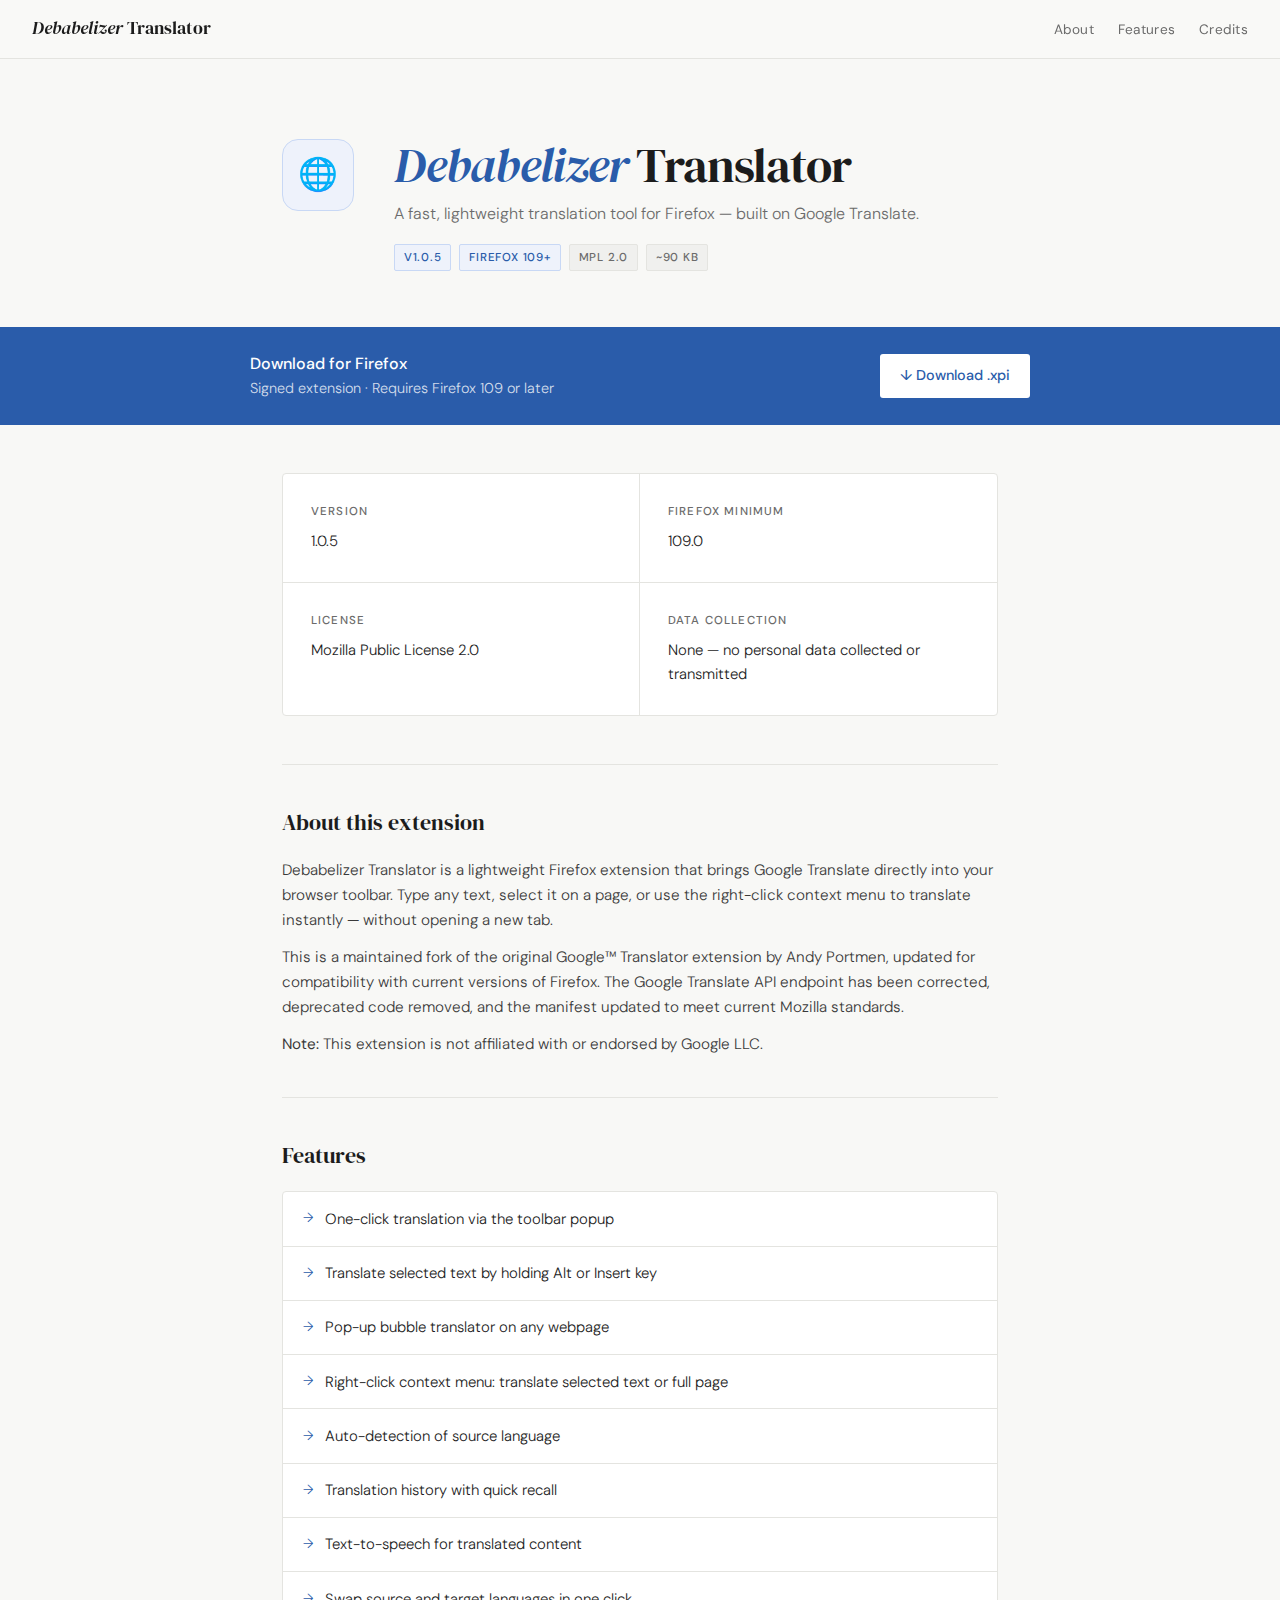
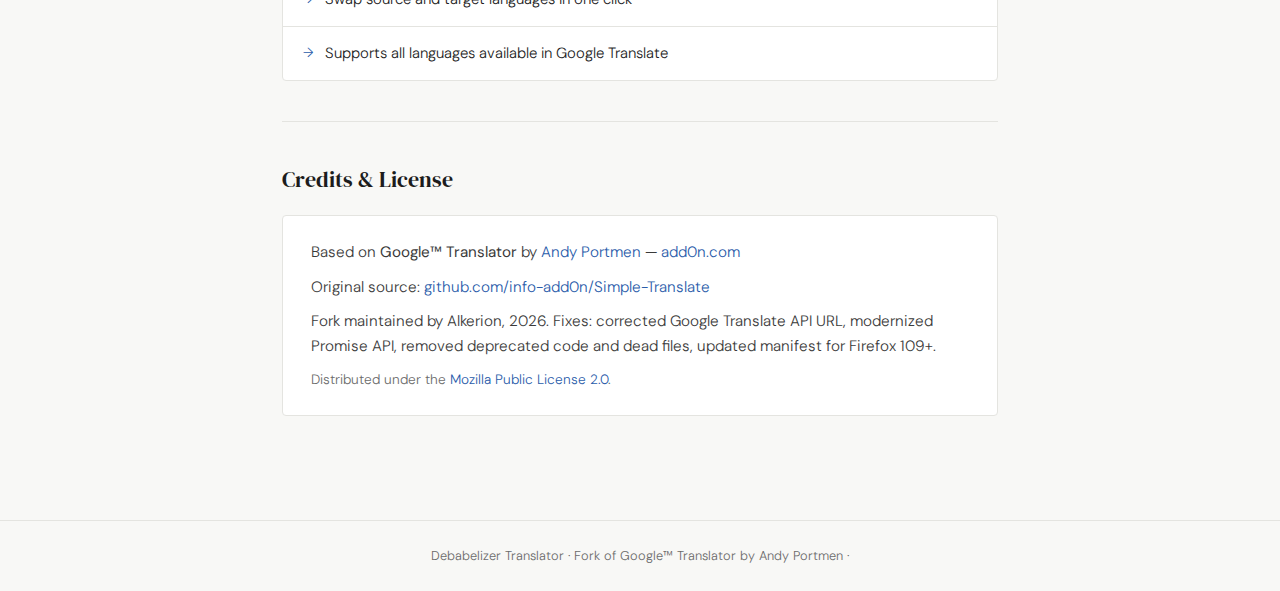
<file: index.html>
<!DOCTYPE html>
<html lang="en">
<head>
  <meta charset="UTF-8">
  <meta name="viewport" content="width=device-width, initial-scale=1.0">
  <title>Debabelizer Translator — Firefox Extension</title>
  <link rel="preconnect" href="https://fonts.googleapis.com">
  <link href="https://fonts.googleapis.com/css2?family=DM+Serif+Display:ital@0;1&family=DM+Sans:opsz,wght@9..40,300;9..40,400;9..40,500&display=swap" rel="stylesheet">
  <style>
    *, *::before, *::after { box-sizing: border-box; margin: 0; padding: 0; }

    :root {
      --ink: #1c1c1c;
      --muted: #6b6b6b;
      --rule: #e4e4e0;
      --accent: #2a5caa;
      --accent-light: #eef2fb;
      --bg: #f8f8f6;
      --card: #ffffff;
    }

    html { scroll-behavior: smooth; }

    body {
      font-family: 'DM Sans', sans-serif;
      font-weight: 300;
      background: var(--bg);
      color: var(--ink);
      line-height: 1.65;
      font-size: 16px;
    }

    /* NAV */
    nav {
      position: sticky;
      top: 0;
      z-index: 100;
      background: rgba(248,248,246,0.92);
      backdrop-filter: blur(8px);
      border-bottom: 1px solid var(--rule);
      padding: 0.9rem 2rem;
      display: flex;
      align-items: center;
      justify-content: space-between;
    }

    .nav-brand {
      font-family: 'DM Serif Display', serif;
      font-size: 1.1rem;
      color: var(--ink);
      text-decoration: none;
    }

    .nav-brand span { color: var(--accent); font-style: italic; }

    .nav-links { display: flex; gap: 1.5rem; list-style: none; }

    .nav-links a {
      font-size: 0.85rem;
      font-weight: 400;
      color: var(--muted);
      text-decoration: none;
      letter-spacing: 0.02em;
      transition: color 0.2s;
    }

    .nav-links a:hover { color: var(--accent); }

    /* HERO */
    .hero {
      max-width: 780px;
      margin: 0 auto;
      padding: 5rem 2rem 3.5rem;
      display: flex;
      gap: 2.5rem;
      align-items: flex-start;
    }

    .hero-icon {
      width: 72px;
      height: 72px;
      flex-shrink: 0;
      background: var(--accent-light);
      border: 1px solid #c8d8f5;
      border-radius: 16px;
      display: flex;
      align-items: center;
      justify-content: center;
      font-size: 2rem;
    }

    .hero-text h1 {
      font-family: 'DM Serif Display', serif;
      font-size: clamp(2rem, 5vw, 3rem);
      font-weight: 400;
      line-height: 1.1;
      letter-spacing: -0.02em;
    }

    .hero-text h1 em { font-style: italic; color: var(--accent); }

    .hero-subtitle {
      margin-top: 0.6rem;
      font-size: 1rem;
      color: var(--muted);
    }

    .hero-meta {
      margin-top: 1rem;
      display: flex;
      gap: 0.5rem;
      flex-wrap: wrap;
      align-items: center;
    }

    .chip {
      font-size: 0.72rem;
      font-weight: 500;
      letter-spacing: 0.07em;
      text-transform: uppercase;
      background: var(--accent-light);
      color: var(--accent);
      border: 1px solid #c8d8f5;
      border-radius: 2px;
      padding: 0.2rem 0.55rem;
    }

    .chip.neutral {
      background: #f0f0ee;
      color: var(--muted);
      border-color: var(--rule);
    }

    /* DOWNLOAD BAND */
    .download-band {
      background: var(--accent);
      padding: 1.5rem 2rem;
    }

    .download-inner {
      max-width: 780px;
      margin: 0 auto;
      display: flex;
      align-items: center;
      justify-content: space-between;
      gap: 1rem;
      flex-wrap: wrap;
    }

    .download-band p { color: rgba(255,255,255,0.8); font-size: 0.9rem; }

    .download-band strong {
      color: #fff;
      display: block;
      font-size: 1rem;
      font-weight: 500;
    }

    .btn-dl {
      display: inline-flex;
      align-items: center;
      gap: 0.5rem;
      background: #fff;
      color: var(--accent);
      text-decoration: none;
      font-weight: 500;
      font-size: 0.9rem;
      padding: 0.65rem 1.25rem;
      border-radius: 3px;
      white-space: nowrap;
      transition: opacity 0.2s;
    }

    .btn-dl:hover { opacity: 0.9; }

    /* MAIN */
    main {
      max-width: 780px;
      margin: 0 auto;
      padding: 0 2rem 4rem;
    }

    .grid {
      display: grid;
      grid-template-columns: 1fr 1fr;
      border: 1px solid var(--rule);
      border-radius: 4px;
      background: var(--card);
      margin: 3rem 0;
      overflow: hidden;
    }

    .grid-cell {
      padding: 1.75rem;
      border-right: 1px solid var(--rule);
      border-bottom: 1px solid var(--rule);
    }

    .grid-cell:nth-child(2n) { border-right: none; }
    .grid-cell:nth-last-child(-n+2) { border-bottom: none; }

    .grid-cell h3 {
      font-size: 0.72rem;
      font-weight: 500;
      letter-spacing: 0.1em;
      text-transform: uppercase;
      color: var(--muted);
      margin-bottom: 0.5rem;
    }

    .grid-cell p { font-size: 0.93rem; }

    /* SECTIONS */
    .section { padding: 2.5rem 0; border-top: 1px solid var(--rule); }

    .section h2 {
      font-family: 'DM Serif Display', serif;
      font-size: 1.4rem;
      font-weight: 400;
      margin-bottom: 1rem;
    }

    .section p {
      font-size: 0.95rem;
      color: #3a3a3a;
      margin-bottom: 0.75rem;
    }

    .section p:last-child { margin-bottom: 0; }

    /* FEATURE LIST */
    .feature-list {
      list-style: none;
      border: 1px solid var(--rule);
      border-radius: 4px;
      background: var(--card);
      overflow: hidden;
    }

    .feature-list li {
      padding: 0.9rem 1.25rem;
      border-bottom: 1px solid var(--rule);
      font-size: 0.93rem;
      display: flex;
      align-items: flex-start;
      gap: 0.75rem;
    }

    .feature-list li:last-child { border-bottom: none; }

    .feature-list li::before {
      content: '→';
      color: var(--accent);
      font-size: 0.85rem;
      flex-shrink: 0;
      margin-top: 0.05rem;
    }

    /* CREDITS */
    .credits-box {
      background: var(--card);
      border: 1px solid var(--rule);
      border-radius: 4px;
      padding: 1.5rem 1.75rem;
      font-size: 0.9rem;
    }

    .credits-box a { color: var(--accent); text-decoration: none; }
    .credits-box a:hover { text-decoration: underline; }
    .credits-box p { margin-bottom: 0.6rem; color: #3a3a3a; }
    .credits-box p:last-child { margin-bottom: 0; color: var(--muted); font-size: 0.85rem; }

    /* FOOTER */
    footer {
      border-top: 1px solid var(--rule);
      padding: 1.5rem 2rem;
      text-align: center;
      font-size: 0.8rem;
      color: var(--muted);
    }

    footer a { color: var(--muted); }

    @media (max-width: 580px) {
      .hero { flex-direction: column; gap: 1.25rem; padding: 3rem 1.25rem 2rem; }
      main { padding: 0 1.25rem 3rem; }
      .grid { grid-template-columns: 1fr; }
      .grid-cell { border-right: none !important; border-bottom: 1px solid var(--rule) !important; }
      .grid-cell:last-child { border-bottom: none !important; }
      .download-inner { flex-direction: column; align-items: flex-start; }
      nav { padding: 0.75rem 1.25rem; }
      .nav-links { gap: 1rem; }
    }
  </style>
</head>
<body>

<nav>
  <a class="nav-brand" href="#"><em>Debabelizer</em> Translator</a>
  <ul class="nav-links">
    <li><a href="#about">About</a></li>
    <li><a href="#features">Features</a></li>
    <li><a href="#credits">Credits</a></li>
  </ul>
</nav>

<div class="hero">
  <div class="hero-icon">🌐</div>
  <div class="hero-text">
    <h1><em>Debabelizer</em> Translator</h1>
    <p class="hero-subtitle">A fast, lightweight translation tool for Firefox — built on Google Translate.</p>
    <div class="hero-meta">
      <span class="chip">v1.0.5</span>
      <span class="chip">Firefox 109+</span>
      <span class="chip neutral">MPL 2.0</span>
      <span class="chip neutral">~90 KB</span>
    </div>
  </div>
</div>

<div class="download-band">
  <div class="download-inner">
    <div>
      <strong>Download for Firefox</strong>
      <p>Signed extension · Requires Firefox 109 or later</p>
    </div>
    <a class="btn-dl" href="https://github.com/Alkerion/Debabelizer-Translator/releases/latest/download/debabelizer-translator.xpi">↓ Download .xpi</a>
  </div>
</div>

<main>

  <div class="grid">
    <div class="grid-cell">
      <h3>Version</h3>
      <p>1.0.5</p>
    </div>
    <div class="grid-cell">
      <h3>Firefox minimum</h3>
      <p>109.0</p>
    </div>
    <div class="grid-cell">
      <h3>License</h3>
      <p>Mozilla Public License 2.0</p>
    </div>
    <div class="grid-cell">
      <h3>Data collection</h3>
      <p>None — no personal data collected or transmitted</p>
    </div>
  </div>

  <div class="section" id="about">
    <h2>About this extension</h2>
    <p>Debabelizer Translator is a lightweight Firefox extension that brings Google Translate directly into your browser toolbar. Type any text, select it on a page, or use the right-click context menu to translate instantly — without opening a new tab.</p>
    <p>This is a maintained fork of the original Google™ Translator extension by Andy Portmen, updated for compatibility with current versions of Firefox. The Google Translate API endpoint has been corrected, deprecated code removed, and the manifest updated to meet current Mozilla standards.</p>
    <p><strong>Note:</strong> This extension is not affiliated with or endorsed by Google LLC.</p>
  </div>

  <div class="section" id="features">
    <h2>Features</h2>
    <ul class="feature-list">
      <li>One-click translation via the toolbar popup</li>
      <li>Translate selected text by holding Alt or Insert key</li>
      <li>Pop-up bubble translator on any webpage</li>
      <li>Right-click context menu: translate selected text or full page</li>
      <li>Auto-detection of source language</li>
      <li>Translation history with quick recall</li>
      <li>Text-to-speech for translated content</li>
      <li>Swap source and target languages in one click</li>
      <li>Supports all languages available in Google Translate</li>
    </ul>
  </div>

  <div class="section" id="credits">
    <h2>Credits &amp; License</h2>
    <div class="credits-box">
      <p>Based on <strong>Google™ Translator</strong> by <a href="/cdn-cgi/l/email-protection#eb8a858f92c59b84999f868e85ab8c868a8287c5888486">Andy Portmen</a> — <a href="https://add0n.com/google-translator.html" target="_blank">add0n.com</a></p>
      <p>Original source: <a href="https://github.com/info-add0n/Simple-Translate" target="_blank">github.com/info-add0n/Simple-Translate</a></p>
      <p>Fork maintained by Alkerion, 2026. Fixes: corrected Google Translate API URL, modernized Promise API, removed deprecated code and dead files, updated manifest for Firefox 109+.</p>
      <p>Distributed under the <a href="https://www.mozilla.org/en-US/MPL/2.0/" target="_blank">Mozilla Public License 2.0</a>.</p>
    </div>
  </div>

</main>

<footer>
  Debabelizer Translator · Fork of Google™ Translator by Andy Portmen · <a href="https://www.mozilla.org/en-US/MPL/
</file>
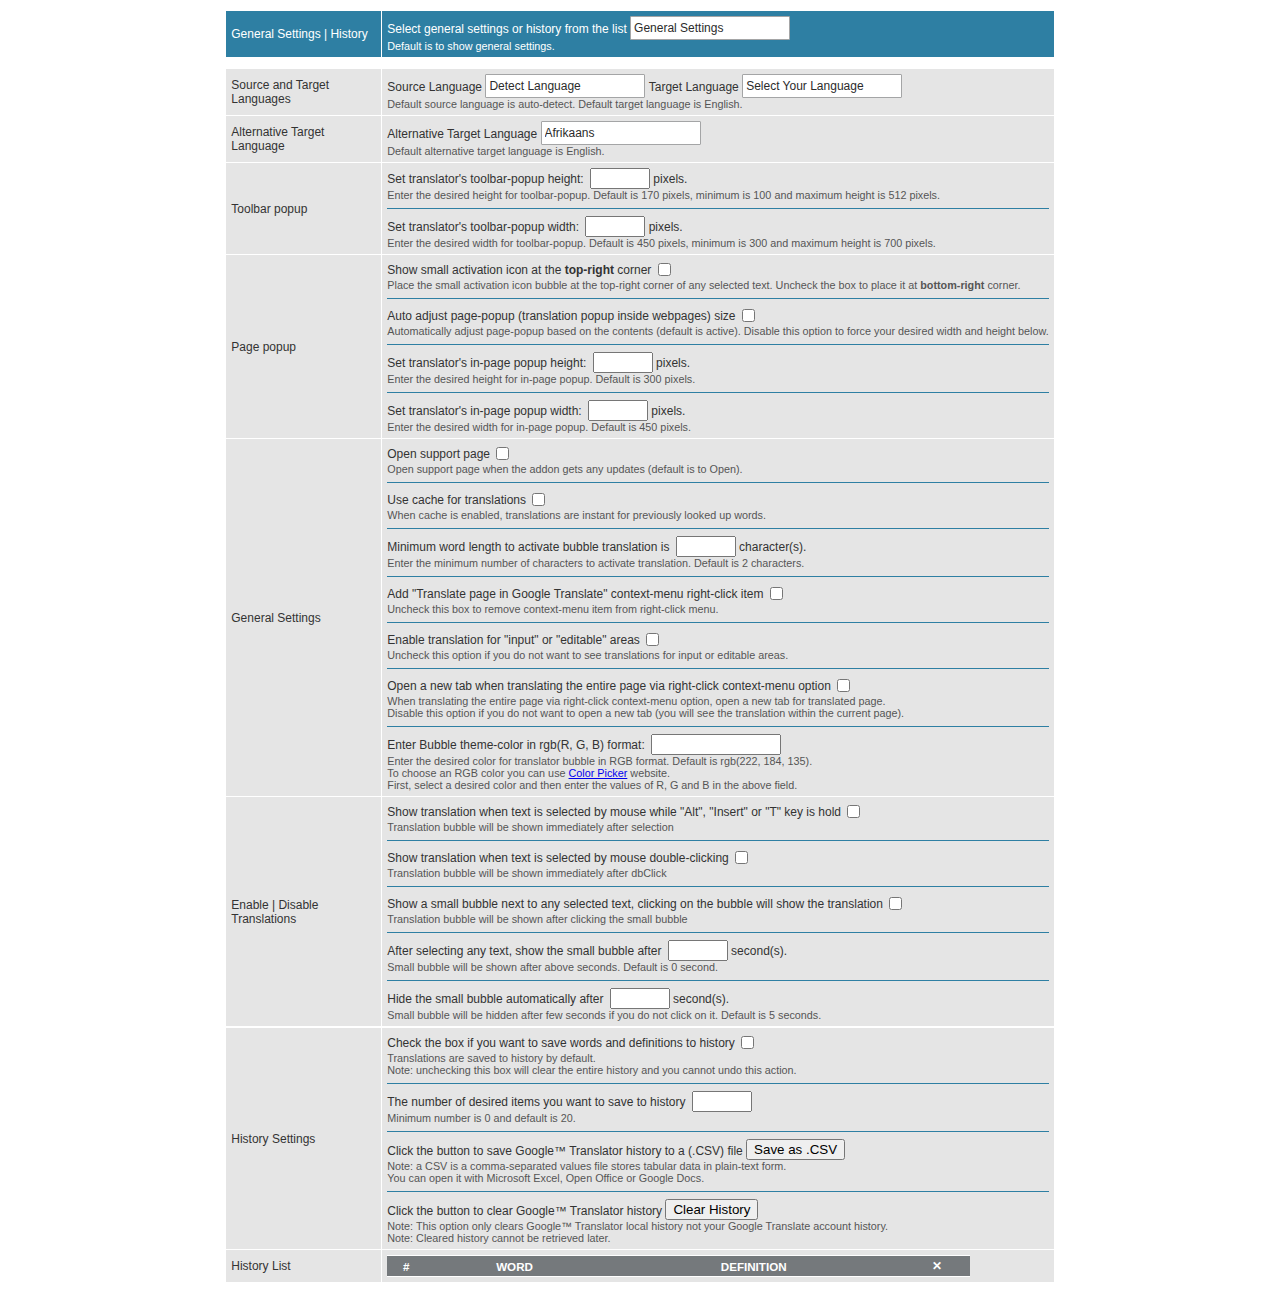
<file: src/data/options/options.html>
<!DOCTYPE html PUBLIC "-//IETF//DTD HTML 2.0//EN">
<html>
  <head>
    <meta charset="utf-8"/>
    <title>Options - Google™ Translator</title>
    <link rel="icon" type="image/png" href="../icon16.png">
    <link rel="stylesheet" type="text/css" href="options.css">
  </head>
  <body class="flex">
    <div id="content" class="flex">
      <table width="100%" style="margin-bottom: 10px">
        <tr>
          <td style="background-color: #2E7FA3; color: #FFF">General Settings | History</td>
          <td style="background-color: #2E7FA3; color: #FFF; white-space:nowrap">
            <span>Select general settings or history from the list </span>
            <select data-pref="options.SorH"><option value="settings">General Settings</option><option value="history">History</option></select>
            <p class="note" style="color: #FFF !important">Default is to show general settings.</p>
          </td>
        </tr>
      </table>
      <table width="100%" id="tab-settings">
        <tr>
          <td>Source and Target Languages</td>
          <td style="white-space:nowrap;">
            <span>Source Language </span>
            <select data-pref="translator.from">
              <option value="auto">Detect Language</option>
              <option value="af">Afrikaans</option>
              <option value="sq">Albanian</option>
              <option value="ar">Arabic</option>
              <option value="hy">Armenian</option>
              <option value="az">Azerbaijani</option>
              <option value="eu">Basque</option>
              <option value="be">Belarusian</option>
              <option value="bn">Bengali</option>
              <option value="bg">Bulgarian</option>
              <option value="ca">Catalan</option>
              <option value="ceb">Cebuano</option>
              <option value="zh-CN">Ch (Simplified)</option>
              <option value="zh-TW">Ch (Traditional)</option>
              <option value="hr">Croatian</option>
              <option value="cs">Czech</option>
              <option value="da">Danish</option>
              <option value="nl">Dutch</option>
              <option value="en">English</option>
              <option value="eo">Esperanto</option>
              <option value="et">Estonian</option>
              <option value="tl">Filipino</option>
              <option value="fi">Finnish</option>
              <option value="fr">French</option>
              <option value="gl">Galician</option>
              <option value="ka">Georgian</option>
              <option value="de">German</option>
              <option value="el">Greek</option>
              <option value="gu">Gujarati</option>
              <option value="ht">Haitian Creole</option>
              <option value="ha">Hausa</option>
              <option value="iw">Hebrew</option>
              <option value="hi">Hindi</option>
              <option value="hmn">Hmong</option>
              <option value="hu">Hungarian</option>
              <option value="is">Icelandic</option>
              <option value="ig">Igbo</option>
              <option value="id">Indonesian</option>
              <option value="ga">Irish</option>
              <option value="it">Italian</option>
              <option value="ja">Japanese</option>
              <option value="jw">Javanese</option>
              <option value="kn">Kannada</option>
              <option value="km">Khmer</option>
              <option value="ko">Korean</option>
              <option value="lo">Lao</option>
              <option value="la">Latin</option>
              <option value="lv">Latvian</option>
              <option value="lt">Lithuanian</option>
              <option value="mk">Macedonian</option>
              <option value="ms">Malay</option>
              <option value="mt">Maltese</option>
              <option value="mi">Maori</option>
              <option value="mr">Marathi</option>
              <option value="mn">Mongolian</option>
              <option value="ne">Nepali</option>
              <option value="no">Norwegian</option>
              <option value="fa">Persian</option>
              <option value="pl">Polish</option>
              <option value="pt">Portuguese</option>
              <option value="pa">Punjabi</option>
              <option value="ro">Romanian</option>
              <option value="ru">Russian</option>
              <option value="sr">Serbian</option>
              <option value="sk">Slovak</option>
              <option value="sl">Slovenian</option>
              <option value="so">Somali</option>
              <option value="es">Spanish</option>
              <option value="sw">Swahili</option>
              <option value="sv">Swedish</option>
              <option value="ta">Tamil</option>
              <option value="te">Telugu</option>
              <option value="th">Thai</option>
              <option value="tr">Turkish</option>
              <option value="uk">Ukrainian</option>
              <option value="ur">Urdu</option>
              <option value="vi">Vietnamese</option>
              <option value="cy">Welsh</option>
              <option value="yi">Yiddish</option>
              <option value="yo">Yoruba</option>
              <option value="zu">Zulu</option>
            </select>
            <span>Target Language </span>
            <select data-pref="translator.to">
              <option value=''>Select Your Language</option>
              <option value="af">Afrikaans</option>
              <option value="sq">Albanian</option>
              <option value="ar">Arabic</option>
              <option value="hy">Armenian</option>
              <option value="az">Azerbaijani</option>
              <option value="eu">Basque</option>
              <option value="be">Belarusian</option>
              <option value="bn">Bengali</option>
              <option value="bg">Bulgarian</option>
              <option value="ca">Catalan</option>
              <option value="ceb">Cebuano</option>
              <option value="zh-CN">Ch (Simplified)</option>
              <option value="zh-TW">Ch (Traditional)</option>
              <option value="hr">Croatian</option>
              <option value="cs">Czech</option>
              <option value="da">Danish</option>
              <option value="nl">Dutch</option>
              <option value="en">English</option>
              <option value="eo">Esperanto</option>
              <option value="et">Estonian</option>
              <option value="tl">Filipino</option>
              <option value="fi">Finnish</option>
              <option value="fr">French</option>
              <option value="gl">Galician</option>
              <option value="ka">Georgian</option>
              <option value="de">German</option>
              <option value="el">Greek</option>
              <option value="gu">Gujarati</option>
              <option value="ht">Haitian Creole</option>
              <option value="ha">Hausa</option>
              <option value="iw">Hebrew</option>
              <option value="hi">Hindi</option>
              <option value="hmn">Hmong</option>
              <option value="hu">Hungarian</option>
              <option value="is">Icelandic</option>
              <option value="ig">Igbo</option>
              <option value="id">Indonesian</option>
              <option value="ga">Irish</option>
              <option value="it">Italian</option>
              <option value="ja">Japanese</option>
              <option value="jw">Javanese</option>
              <option value="kn">Kannada</option>
              <option value="km">Khmer</option>
              <option value="ko">Korean</option>
              <option value="lo">Lao</option>
              <option value="la">Latin</option>
              <option value="lv">Latvian</option>
              <option value="lt">Lithuanian</option>
              <option value="mk">Macedonian</option>
              <option value="ms">Malay</option>
              <option value="mt">Maltese</option>
              <option value="mi">Maori</option>
              <option value="mr">Marathi</option>
              <option value="mn">Mongolian</option>
              <option value="ne">Nepali</option>
              <option value="no">Norwegian</option>
              <option value="fa">Persian</option>
              <option value="pl">Polish</option>
              <option value="pt">Portuguese</option>
              <option value="pa">Punjabi</option>
              <option value="ro">Romanian</option>
              <option value="ru">Russian</option>
              <option value="sr">Serbian</option>
              <option value="st">Sesotho</option>
              <option value="si">Sinhala</option>
              <option value="sk">Slovak</option>
              <option value="sl">Slovenian</option>
              <option value="so">Somali</option>
              <option value="es">Spanish</option>
              <option value="sw">Swahili</option>
              <option value="sv">Swedish</option>
              <option value="ta">Tamil</option>
              <option value="te">Telugu</option>
              <option value="th">Thai</option>
              <option value="tr">Turkish</option>
              <option value="uk">Ukrainian</option>
              <option value="ur">Urdu</option>
              <option value="vi">Vietnamese</option>
              <option value="cy">Welsh</option>
              <option value="yi">Yiddish</option>
              <option value="yo">Yoruba</option>
              <option value="zu">Zulu</option>
            </select>
            <p class="note">Default source language is auto-detect. Default target language is English.</p>
          </td>
        </tr>
        <tr>
          <td>Alternative Target Language</td>
          <td>
            <span>Alternative Target Language </span>
            <select data-pref="translator.alt">
              <option value="af">Afrikaans</option>
              <option value="sq">Albanian</option>
              <option value="ar">Arabic</option>
              <option value="hy">Armenian</option>
              <option value="az">Azerbaijani</option>
              <option value="eu">Basque</option>
              <option value="be">Belarusian</option>
              <option value="bn">Bengali</option>
              <option value="bg">Bulgarian</option>
              <option value="ca">Catalan</option>
              <option value="ceb">Cebuano</option>
              <option value="zh-CN">Ch (Simplified)</option>
              <option value="zh-TW">Ch (Traditional)</option>
              <option value="hr">Croatian</option>
              <option value="cs">Czech</option>
              <option value="da">Danish</option>
              <option value="nl">Dutch</option>
              <option value="en">English</option>
              <option value="eo">Esperanto</option>
              <option value="et">Estonian</option>
              <option value="tl">Filipino</option>
              <option value="fi">Finnish</option>
              <option value="fr">French</option>
              <option value="gl">Galician</option>
              <option value="ka">Georgian</option>
              <option value="de">German</option>
              <option value="el">Greek</option>
              <option value="gu">Gujarati</option>
              <option value="ht">Haitian Creole</option>
              <option value="ha">Hausa</option>
              <option value="iw">Hebrew</option>
              <option value="hi">Hindi</option>
              <option value="hmn">Hmong</option>
              <option value="hu">Hungarian</option>
              <option value="is">Icelandic</option>
              <option value="ig">Igbo</option>
              <option value="id">Indonesian</option>
              <option value="ga">Irish</option>
              <option value="it">Italian</option>
              <option value="ja">Japanese</option>
              <option value="jw">Javanese</option>
              <option value="kn">Kannada</option>
              <option value="km">Khmer</option>
              <option value="ko">Korean</option>
              <option value="lo">Lao</option>
              <option value="la">Latin</option>
              <option value="lv">Latvian</option>
              <option value="lt">Lithuanian</option>
              <option value="mk">Macedonian</option>
              <option value="ms">Malay</option>
              <option value="mt">Maltese</option>
              <option value="mi">Maori</option>
              <option value="mr">Marathi</option>
              <option value="mn">Mongolian</option>
              <option value="ne">Nepali</option>
              <option value="no">Norwegian</option>
              <option value="fa">Persian</option>
              <option value="pl">Polish</option>
              <option value="pt">Portuguese</option>
              <option value="pa">Punjabi</option>
              <option value="ro">Romanian</option>
              <option value="ru">Russian</option>
              <option value="sr">Serbian</option>
              <option value="st">Sesotho</option>
              <option value="si">Sinhala</option>
              <option value="sk">Slovak</option>
              <option value="sl">Slovenian</option>
              <option value="so">Somali</option>
              <option value="es">Spanish</option>
              <option value="sw">Swahili</option>
              <option value="sv">Swedish</option>
              <option value="ta">Tamil</option>
              <option value="te">Telugu</option>
              <option value="th">Thai</option>
              <option value="tr">Turkish</option>
              <option value="uk">Ukrainian</option>
              <option value="ur">Urdu</option>
              <option value="vi">Vietnamese</option>
              <option value="cy">Welsh</option>
              <option value="yi">Yiddish</option>
              <option value="yo">Yoruba</option>
              <option value="zu">Zulu</option>
            </select>
            <p class="note">Default alternative target language is English.</p>
          </td>
        </tr>
        <tr>
          <td>Toolbar popup</td>
          <td>
            <label><span>Set translator's toolbar-popup height: </span><input data-pref="translator.height" type="number"></input><span> pixels.</span></label>
            <p class="note">Enter the desired height for toolbar-popup. Default is 170 pixels, minimum is 100 and maximum height is 512 pixels.</p>
            <p class="spacer"></p>
            <!-- -->
            <label><span>Set translator's toolbar-popup width: </span><input data-pref="translator.width" type="number"></input><span> pixels.</span></label>
            <p class="note">Enter the desired width for toolbar-popup. Default is 450 pixels, minimum is 300 and maximum height is 700 pixels.</p>
          </td>
        </tr>
        <tr>
          <td>Page popup</td>
          <td>
            <label><span>Show small activation icon at the <b>top-right</b> corner </span><input data-pref="settings.iconTopCorner" type="checkbox"></input></label>
            <p class="note">Place the small activation icon bubble at the top-right corner of any selected text. Uncheck the box to place it at <b>bottom-right</b> corner.</p>
            <p class="spacer"></p>
            <!-- -->
            <label><span>Auto adjust page-popup (translation popup inside webpages) size </span><input data-pref="translator.autoAdjustSize" type="checkbox"></input></label>
            <p class="note">Automatically adjust page-popup based on the contents (default is active). Disable this option to force your desired width and height below.</p>
            <p class="spacer"></p>
            <!-- -->
            <label><span>Set translator's in-page popup height: </span><input data-pref="translator.iheight" type="number"></input><span> pixels.</span></label>
            <p class="note">Enter the desired height for in-page popup. Default is 300 pixels.</p>
            <p class="spacer"></p>
            <!-- -->
            <label><span>Set translator's in-page popup width: </span><input data-pref="translator.iwidth" type="number"></input><span> pixels.</span></label>
            <p class="note">Enter the desired width for in-page popup. Default is 450 pixels.</p>
          </td>
        </tr>
        <tr>
          <td>General Settings</td>
          <td>
            <label><span>Open support page </span><input data-pref="welcome.page" type="checkbox"></input></label>
            <p class="note">Open support page when the addon gets any updates (default is to Open).</p>
            <p class="spacer"></p>
            <!-- -->
            <label><span>Use cache for translations </span><input data-pref="translator.useCache" type="checkbox"></input></label>
            <p class="note">When cache is enabled, translations are instant for previously looked up words.</p>
            <p class="spacer"></p>
            <!-- -->
            <label><span>Minimum word length to activate bubble translation is </span><input data-pref="settings.minimumNumberOfCharacters" type="number"></input><span> character(s).</span></label>
            <p class="note">Enter the minimum number of characters to activate translation. Default is 2 characters.</p>
            <p class="spacer"></p>
            <!-- -->
            <label><span>Add "Translate page in Google Translate" context-menu right-click item </span><input data-pref="settings.contextMenu" type="checkbox"></input></label>
            <p class="note">Uncheck this box to remove context-menu item from right-click menu.</p>
            <p class="spacer"></p>
            <!-- -->
            <label><span>Enable translation for "input" or "editable" areas </span><input data-pref="settings.translateInputArea" type="checkbox"></input></label>
            <p class="note">Uncheck this option if you do not want to see translations for input or editable areas.</p>
            <p class="spacer"></p>
            <!-- -->
            <label><span>Open a new tab when translating the entire page via right-click context-menu option </span><input data-pref="settings.translateInNewTab" type="checkbox"></input></label>
            <p class="note">When translating the entire page via right-click context-menu option, open a new tab for translated page.</p>
            <p class="note">Disable this option if you do not want to open a new tab (you will see the translation within the current page).</p>
            <p class="spacer"></p>
            <!-- -->
            <label><span>Enter Bubble theme-color in rgb(R, G, B) format: </span><input data-pref="settings.bubbleRGB" type="text"></input><span></span></label>
            <p class="note">Enter the desired color for translator bubble in RGB format. Default is rgb(222, 184, 135).</p>
            <p class="note">To choose an RGB color you can use <a target="_blank" href="http://www.rapidtables.com/web/color/RGB_Color.htm#color%20picker">Color Picker</a> website.</p>
            <p class="note">First, select a desired color and then enter the values of R, G and B in the above field.</p>
          </td>
        </tr>
        <tr>
          <td>Enable | Disable Translations</td>
          <td>
            <label><span>Show translation when text is selected by mouse while "Alt", "Insert" or "T" key is hold </span><input data-pref="settings.selection" type="checkbox"></input></label>
            <p class="note">Translation bubble will be shown immediately after selection</p>
            <p class="spacer"></p>
            <!-- -->
            <label><span>Show translation when text is selected by mouse double-clicking </span><input data-pref="settings.dbClick" type="checkbox"></input></label>
            <p class="note">Translation bubble will be shown immediately after dbClick</p>
            <p class="spacer"></p>
            <!-- -->
            <label><span>Show a small bubble next to any selected text, clicking on the bubble will show the translation </span><input data-pref="settings.showIcon" type="checkbox"></input></label>
            <p class="note">Translation bubble will be shown after clicking the small bubble</p>
            <p class="spacer"></p>
            <!-- -->
            <label><span>After selecting any text, show the small bubble after </span><input data-pref="settings.translateIconShow" type="number"></input> <span> second(s).</span></label>
            <p class="note">Small bubble will be shown after above seconds. Default is 0 second.</p>
            <p class="spacer"></p>
            <!-- -->
            <label><span>Hide the small bubble automatically after </span><input data-pref="settings.translateIconTime" type="number"></input> <span> second(s).</span></label>
            <p class="note">Small bubble will be hidden after few seconds if you do not click on it. Default is 5 seconds.</p>
          </td>
        </tr>
      </table>
      <table width="100%" id="tab-history">
        <tr>
          <td>History Settings</td>
          <td>
            <label><span>Check the box if you want to save words and definitions to history </span><input data-pref="history.enable" type="checkbox"></input></label>
            <p class="note">Translations are saved to history by default.</p>
            <p class="note">Note: unchecking this box will clear the entire history and you cannot undo this action.</p>
            <p class="spacer"></p>
            <!-- -->
            <label><span>The number of desired items you want to save to history </span><input data-pref="history.number" type="number" min="0" max="100"></input></label>
            <p class="note">Minimum number is 0 and default is 20.</p>
            <p class="spacer"></p>
            <!-- -->
            <span>Click the button to save Google™ Translator history to a (.CSV) file </span><button class="flat-button" id="saveAsHistory" title="Save Google™ Translator History">Save as .CSV</button>
            <p class="note">Note: a CSV is a comma-separated values file stores tabular data in plain-text form.</p>
            <p class="note">You can open it with Microsoft Excel, Open Office or Google Docs.</p>
            <p class="spacer"></p>
            <!-- -->
            <span>Click the button to clear Google™ Translator history </span><button class="flat-button" id="clearHistory" title="Clear Google™ Translator History">Clear History</button>
            <p class="note">Note: This option only clears Google™ Translator local history not your Google Translate account history.</p>
            <p class="note">Note: Cleared history cannot be retrieved later.</p>
          </td>
        </tr>
        <tr>
          <td>History List</td>
          <td>
            <table id="translator-history-list">
              <tr type="header"><td rule='index'>#</td><td>WORD</td><td>DEFINITION</td><td>✕</td></tr>
            </table>
          </td>
        </tr>
      </table>
    </div>
    <script type='text/javascript' src="options.js"></script>
  </body>
</html>
</file>
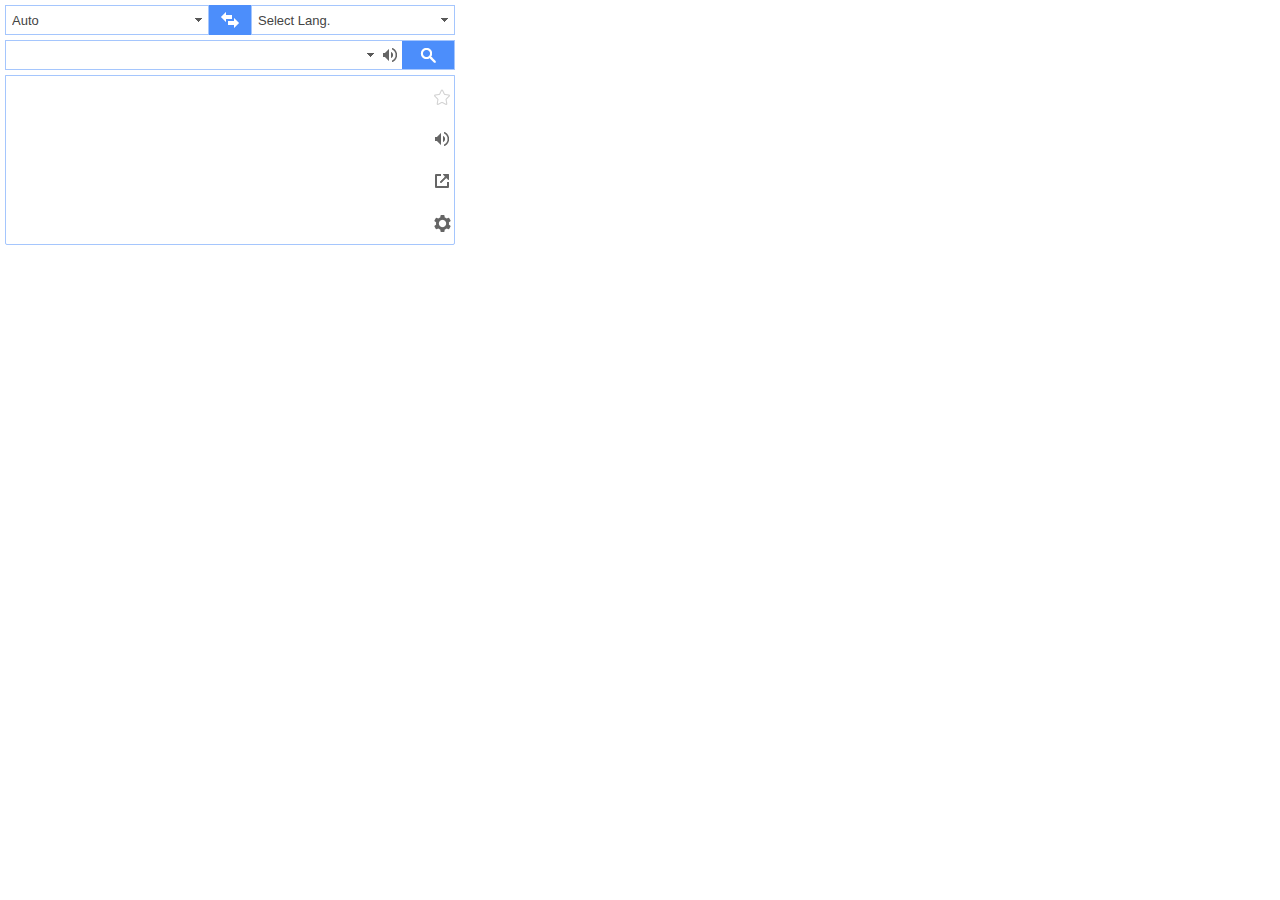
<file: src/data/popup/popup.html>
<!DOCTYPE html>
<html>
  <head>
    <meta http-equiv="Content-Type" content="text/html; charset=utf-8">
    <link rel="stylesheet" type="text/css" href="popup.css">
  </head>
  <body>
    <table id="language-table" width="100%">
      <tr>
        <td id="from-td">
          <select id="from-select">
            <option value='auto'>Auto</option>
            <option value="af">Afrikaans</option>
            <option value="sq">Albanian</option>
            <option value="ar">Arabic</option>
            <option value="hy">Armenian</option>
            <option value="az">Azerbaijani</option>
            <option value="eu">Basque</option>
            <option value="be">Belarusian</option>
            <option value="bn">Bengali</option>
            <option value="bg">Bulgarian</option>
            <option value="ca">Catalan</option>
            <option value="ceb">Cebuano</option>
            <option value="zh-CN">Ch (Simplified)</option>
            <option value="zh-TW">Ch (Traditional)</option>
            <option value="hr">Croatian</option>
            <option value="cs">Czech</option>
            <option value="da">Danish</option>
            <option value="nl">Dutch</option>
            <option value="en">English</option>
            <option value="eo">Esperanto</option>
            <option value="et">Estonian</option>
            <option value="tl">Filipino</option>
            <option value="fi">Finnish</option>
            <option value="fr">French</option>
            <option value="gl">Galician</option>
            <option value="ka">Georgian</option>
            <option value="de">German</option>
            <option value="el">Greek</option>
            <option value="gu">Gujarati</option>
            <option value="ht">Haitian Creole</option>
            <option value="ha">Hausa</option>
            <option value="iw">Hebrew</option>
            <option value="hi">Hindi</option>
            <option value="hmn">Hmong</option>
            <option value="hu">Hungarian</option>
            <option value="is">Icelandic</option>
            <option value="ig">Igbo</option>
            <option value="id">Indonesian</option>
            <option value="ga">Irish</option>
            <option value="it">Italian</option>
            <option value="ja">Japanese</option>
            <option value="jw">Javanese</option>
            <option value="kn">Kannada</option>
            <option value="km">Khmer</option>
            <option value="ko">Korean</option>
            <option value="lo">Lao</option>
            <option value="la">Latin</option>
            <option value="lv">Latvian</option>
            <option value="lt">Lithuanian</option>
            <option value="mk">Macedonian</option>
            <option value="ms">Malay</option>
            <option value="mt">Maltese</option>
            <option value="mi">Maori</option>
            <option value="mr">Marathi</option>
            <option value="mn">Mongolian</option>
            <option value="ne">Nepali</option>
            <option value="no">Norwegian</option>
            <option value="fa">Persian</option>
            <option value="pl">Polish</option>
            <option value="pt">Portuguese</option>
            <option value="pa">Punjabi</option>
            <option value="ro">Romanian</option>
            <option value="ru">Russian</option>
            <option value="sr">Serbian</option>
            <option value="st">Sesotho</option>
            <option value="si">Sinhala</option>
            <option value="sk">Slovak</option>
            <option value="sl">Slovenian</option>
            <option value="so">Somali</option>
            <option value="es">Spanish</option>
            <option value="sw">Swahili</option>
            <option value="sv">Swedish</option>
            <option value="ta">Tamil</option>
            <option value="te">Telugu</option>
            <option value="th">Thai</option>
            <option value="tr">Turkish</option>
            <option value="uk">Ukrainian</option>
            <option value="ur">Urdu</option>
            <option value="vi">Vietnamese</option>
            <option value="cy">Welsh</option>
            <option value="yi">Yiddish</option>
            <option value="yo">Yoruba</option>
            <option value="zu">Zulu</option>
          </select>
        </td>
        <td id="fromto-td" title="Swap Languages"></td>
        <td id="to-td">
          <select id="to-select">
            <option value=''>Select Lang.</option>
            <option value="af">Afrikaans</option>
            <option value="sq">Albanian</option>
            <option value="ar">Arabic</option>
            <option value="hy">Armenian</option>
            <option value="az">Azerbaijani</option>
            <option value="eu">Basque</option>
            <option value="be">Belarusian</option>
            <option value="bn">Bengali</option>
            <option value="bg">Bulgarian</option>
            <option value="ca">Catalan</option>
            <option value="ceb">Cebuano</option>
            <option value="zh-CN">Ch (Simplified)</option>
            <option value="zh-TW">Ch (Traditional)</option>
            <option value="hr">Croatian</option>
            <option value="cs">Czech</option>
            <option value="da">Danish</option>
            <option value="nl">Dutch</option>
            <option value="en">English</option>
            <option value="eo">Esperanto</option>
            <option value="et">Estonian</option>
            <option value="tl">Filipino</option>
            <option value="fi">Finnish</option>
            <option value="fr">French</option>
            <option value="gl">Galician</option>
            <option value="ka">Georgian</option>
            <option value="de">German</option>
            <option value="el">Greek</option>
            <option value="gu">Gujarati</option>
            <option value="ht">Haitian Creole</option>
            <option value="ha">Hausa</option>
            <option value="iw">Hebrew</option>
            <option value="hi">Hindi</option>
            <option value="hmn">Hmong</option>
            <option value="hu">Hungarian</option>
            <option value="is">Icelandic</option>
            <option value="ig">Igbo</option>
            <option value="id">Indonesian</option>
            <option value="ga">Irish</option>
            <option value="it">Italian</option>
            <option value="ja">Japanese</option>
            <option value="jw">Javanese</option>
            <option value="kn">Kannada</option>
            <option value="km">Khmer</option>
            <option value="ko">Korean</option>
            <option value="lo">Lao</option>
            <option value="la">Latin</option>
            <option value="lv">Latvian</option>
            <option value="lt">Lithuanian</option>
            <option value="mk">Macedonian</option>
            <option value="ms">Malay</option>
            <option value="mt">Maltese</option>
            <option value="mi">Maori</option>
            <option value="mr">Marathi</option>
            <option value="mn">Mongolian</option>
            <option value="ne">Nepali</option>
            <option value="no">Norwegian</option>
            <option value="fa">Persian</option>
            <option value="pl">Polish</option>
            <option value="pt">Portuguese</option>
            <option value="pa">Punjabi</option>
            <option value="ro">Romanian</option>
            <option value="ru">Russian</option>
            <option value="sr">Serbian</option>
            <option value="st">Sesotho</option>
            <option value="si">Sinhala</option>
            <option value="sk">Slovak</option>
            <option value="sl">Slovenian</option>
            <option value="so">Somali</option>
            <option value="es">Spanish</option>
            <option value="sw">Swahili</option>
            <option value="sv">Swedish</option>
            <option value="ta">Tamil</option>
            <option value="te">Telugu</option>
            <option value="th">Thai</option>
            <option value="tr">Turkish</option>
            <option value="uk">Ukrainian</option>
            <option value="ur">Urdu</option>
            <option value="vi">Vietnamese</option>
            <option value="cy">Welsh</option>
            <option value="yi">Yiddish</option>
            <option value="yo">Yoruba</option>
            <option value="zu">Zulu</option>
          </select>
        </td>
      </tr>
    </table>
    <table id="question-table" width="100%">
      <tbody>
        <tr>
          <td id="question-td">
            <input type="text" id="question-input" tabindex="0" dir="auto"/>
          </td>
          <td id="history-td">
            <select id="history-select" title="History"></select>
          </td>
          <td id="voice-question-td" title="Listen"></td>
          <td id="search-td" title="Translate"></td>
        </tr>
      </tbody>
    </table>
    <table id="answer-table">
      <tbody>
        <tr>
          <td id="answer-td" rowspan="5">
            <table id="definition-table">
              <tr><td id="answer-title" dir="auto"></td></tr>
              <tr><td><table id="answer-details"></table></td></tr>
            </table>
          </td>
          <td id="phrasebook-td" title="Save to Phrasebook" style="opacity: 0.2; pointer-events: none;"></td>
        </tr>
        <tr><td id="voice-answer-td" title="Listen"></td></tr>
        <tr><td id="home-td" title="Open Google Translate"></td></tr>
        <tr><td id="settings-td" title="Open Settings"></td></tr>

      </tbody>
    </table>
    <script type="text/javascript" src="popup.js"></script>
  </body>
</html>
</file>
<file: src/data/options/options.css>
body {
  margin: 0;
  border: 0;
  padding: 0 5px;
  min-width: 750px;
  align-items: center;
  background-color: #FFF;
  -webkit-align-items: center;
}

body, table {
  color: #333;
  font-size: 12px;
  font-family: arial, sans-serif;
}

table {
  border-spacing: 1px;
  border-collapse: separate;
}

span {vertical-align: middle}

input {
  margin-left: 3px;
  vertical-align: middle;
}

input[type=text] {width: 130px}
input[type=number] {width: 60px}
input[type=checkbox] {padding: 0}

select {
  outline: 0;
  width: 160px;
  height: 24px;
  padding: 0 3px;
  font-size: 12px;
  cursor: pointer;
  text-align: left;
  border-radius: 1px;
  -moz-appearance: none;
  background-color: #FFF;
  -moz-border-radius: 1px;
  -webkit-appearance: none;
  border: solid 1px #A4A5A6;
  color: #2b2b2b !important;
  transition: 0.3s ease all;
  -webkit-border-radius: 1px;
  -moz-transition: 0.3s ease all;
  -webkit-transition: 0.3s ease all;
}

option {
  text-align: left;
  padding: 0 0 0 10px;
  background-color: #fff;
  color: #2b2b2b !important;
}

input:focus {outline: none !important}
select:focus {outline: none !important}
button:focus {outline: none !important}
option:focus {outline: none !important}
input::-moz-focus-inner {border: 0 !important} input::-moz-focus-outer {border: 0 !important}
button::-moz-focus-inner {border: 0 !important} button::-moz-focus-outer {border: 0 !important}
select::-moz-focus-inner {border: 0 !important} select::-moz-focus-outer {border: 0 !important}
option::-moz-focus-inner {border: 0 !important} option::-moz-focus-outer {border: 0 !important}

.flex {
  margin: auto;
  display: flex;
  display: -webkit-flex;
  flex-direction: column;
  -webkit-flex-direction: column;
}

.note, .description {
  margin: 0;
  padding: 0;
  font-size: 90%;
}

.warning {color: #FB8F91}
.note {color: #555 !important}
.description {color: white !important}

.spacer {
  height: 7px;
  margin: 7px 0 0 0;
  border-top: solid 1px #2e7fa3;
}

.only-safari,.only-mac,.only-firefox {display: none}
.safari .only-safari,.mac .only-mac,.firefox .only-firefox {display: block}

.header-title {
  width: 313px;
  padding: 0 0 0 90px;
}

.header-title a {
  color: white;
  text-decoration: none;
}

#content {
  max-width: 1200px;
  margin: 10px auto;
}

#content>table>tbody>tr {border-bottom: solid 1px #E5E5E5}

#content>table>tbody>tr>td {
  padding: 5px;
  background-color: rgba(0,0,0,0.1);
}

#content>table>tbody>tr>td:nth-child(1) {
  width: 145px;
  vertical-align: middle;
}

#translator-history-list {
  border: 0;
  width: auto;
  font-size: 97%;
  min-width: 583px;
  max-width: 1000px;
  border-spacing: 0 1px;
  background-color: #FFF;
  border-collapse: separate;
}

#translator-history-list tr {background-color: #EDEDED}

#translator-history-list tr[type='header'] {
  color: white; 
  font-weight: bold; 
  background-color: #75797c
}

#translator-history-list tr[type='header'] td {
  padding: 3px;
  text-align: center;
}

#translator-history-list tr td[rule='index'] {
  width: 32px;
  min-width: 32px;
  max-width: 32px;
  text-align: center;
}

#translator-history-list tr td[rule='word'], #translator-history-list tr td[rule='definition'] {
  width: 50%;
  padding: 3px 5px;
  max-width: 350px;
  overflow: hidden;
  text-align: justify;
}

#translator-history-list tr td[rule='delete'] {
  width: 32px;
  font-size: 95%;
  min-width: 32px;
  max-width: 32px;
  cursor: pointer;
  text-align: center;
  -moz-appearance: none;
  -webkit-appearance: none;
  transition: 0.3s ease all;
  -moz-transition: 0.3s ease all;
  -webkit-transition: 0.3s ease all;
}

#translator-history-list tr td[rule='delete']:hover {
  color: #FFF;
  background-color: #C75050;
}
</file>
<file: src/data/popup/popup.css>
body {
  padding: 0;
  margin: 5px;
  color: #444;
  width: 450px;
  overflow: hidden;
  background-color: #fff;
}

body, select, table {
  color: #444;
  font-size: 13px;
  appearance: none;
  -moz-appearance: none;
  -webkit-appearance: none;
  font-family: arial, verdana, sans-serif;
}

select {
  cursor: pointer;
  border-width: 0;
  overflow: hidden;
  text-indent: 0.01px;
  background: url('../icons/dropdown.png') no-repeat right 5px center;
}

select:focus, input:focus {outline: none}

table {
  border-spacing: 0;
  border-collapse: separate;
}

#language-table tr td, #question-table tr td {
  height: 26px;
  border-radius: 0;
}

#language-table td, #question-table, #answer-table {
  transition: 300ms ease all;
  -moz-transition: 300ms ease all;
  -webkit-transition: 300ms ease all;
  border: solid 1px rgba(76, 142, 251, 0.5);
}

#question-table {margin: 5px 0}
#to-td {border-radius: 0 2px 0 0}
#from-td {border-radius: 2px 0 0 0}
.mac #from-select,.mac #to-select {padding-left: 5px}
#language-table td:hover, #question-table:hover, #answer-table:hover {border: solid 1px rgba(76, 142, 251, 1.0)}

#from-select, #to-select {
  width: 100%; 
  padding: 0 0 0 5px;
}

#fromto-td {
  width: 40px;
  cursor: pointer;
  border-width: 1px 0 !important;
  background: rgba(76, 142, 251, 1.0) url('../icons/fromto.png') no-repeat center center;
}

#question-td {
  padding: 0 0 0 5px;
  border-radius: 2px 0 0 2px;
  border-right-width: 0 !important;
}

#question-input {
  width: 100%;
  border-width: 0;
  font-size: 14px;
}

#history-td {
  width: 14px !important;
  border-width: 0 !important;
}

#history-select {
  text-indent: 20px;
  width: 14px !important;
  background: url('../icons/dropdown.png') no-repeat center center;
}

#search-td {
  width: 50px;
  cursor: pointer;
  background: rgba(76, 142, 251, 1.0) url('../icons/search.png') no-repeat center center;
}

#answer-table {
  width: 100%;
  border-radius: 0 0 2px 2px;
}

#definition-table {width: 100%}
#definition-table td {vertical-align: top}

#definition-table[state='loading'] {
  background-size: auto 16px !important;
  background: url('../icons/loading.gif') no-repeat center center;
}

#definition-table[state='error'] {
  background-size: auto 32px !important;
  background: url('../icons/error.png') no-repeat center center;
}

#answer-title {
  height: 22px;
  max-width: 22px;
  font-size: 140%;
  padding: 5px 8px;
}

#answer-details {
  display: block;
  overflow-y: auto;
}

#answer-details td {padding: 2px 5px !important}

#phrasebook-td, #voice-question-td, #voice-answer-td, #home-td, #settings-td {
  width: 22px;
  height: 40px;
  opacity: 0.6;
  cursor: pointer;
}

#phrasebook-td {background: url('../icons/bookmarks.png') no-repeat center center}
#phrasebook-td[status="saved"] {background: url('../icons/bookmarks-saved.png') no-repeat center center}
#faq-td:hover, #home-td:hover, #settings-td:hover, #phrasebook-td:hover, #voice-answer-td:hover, #voice-question-td:hover {opacity: 1.0}

#phrasebook-td[status="loading"] {
  background: url('../icons/bookmarks-loading.gif') no-repeat center center;
  background-size: 16px 16px;
}


#home-td {background: url('../icons/home.png') no-repeat center center}
#settings-td {background: url('../icons/settings.png') no-repeat center center}
#voice-question-td, #voice-answer-td {background: url('../icons/voice.png') no-repeat center center}
#voice-question-td[voice="false"], #voice-answer-td[voice="false"] {background: url('../icons/novoice.png') no-repeat center center}
</file>
